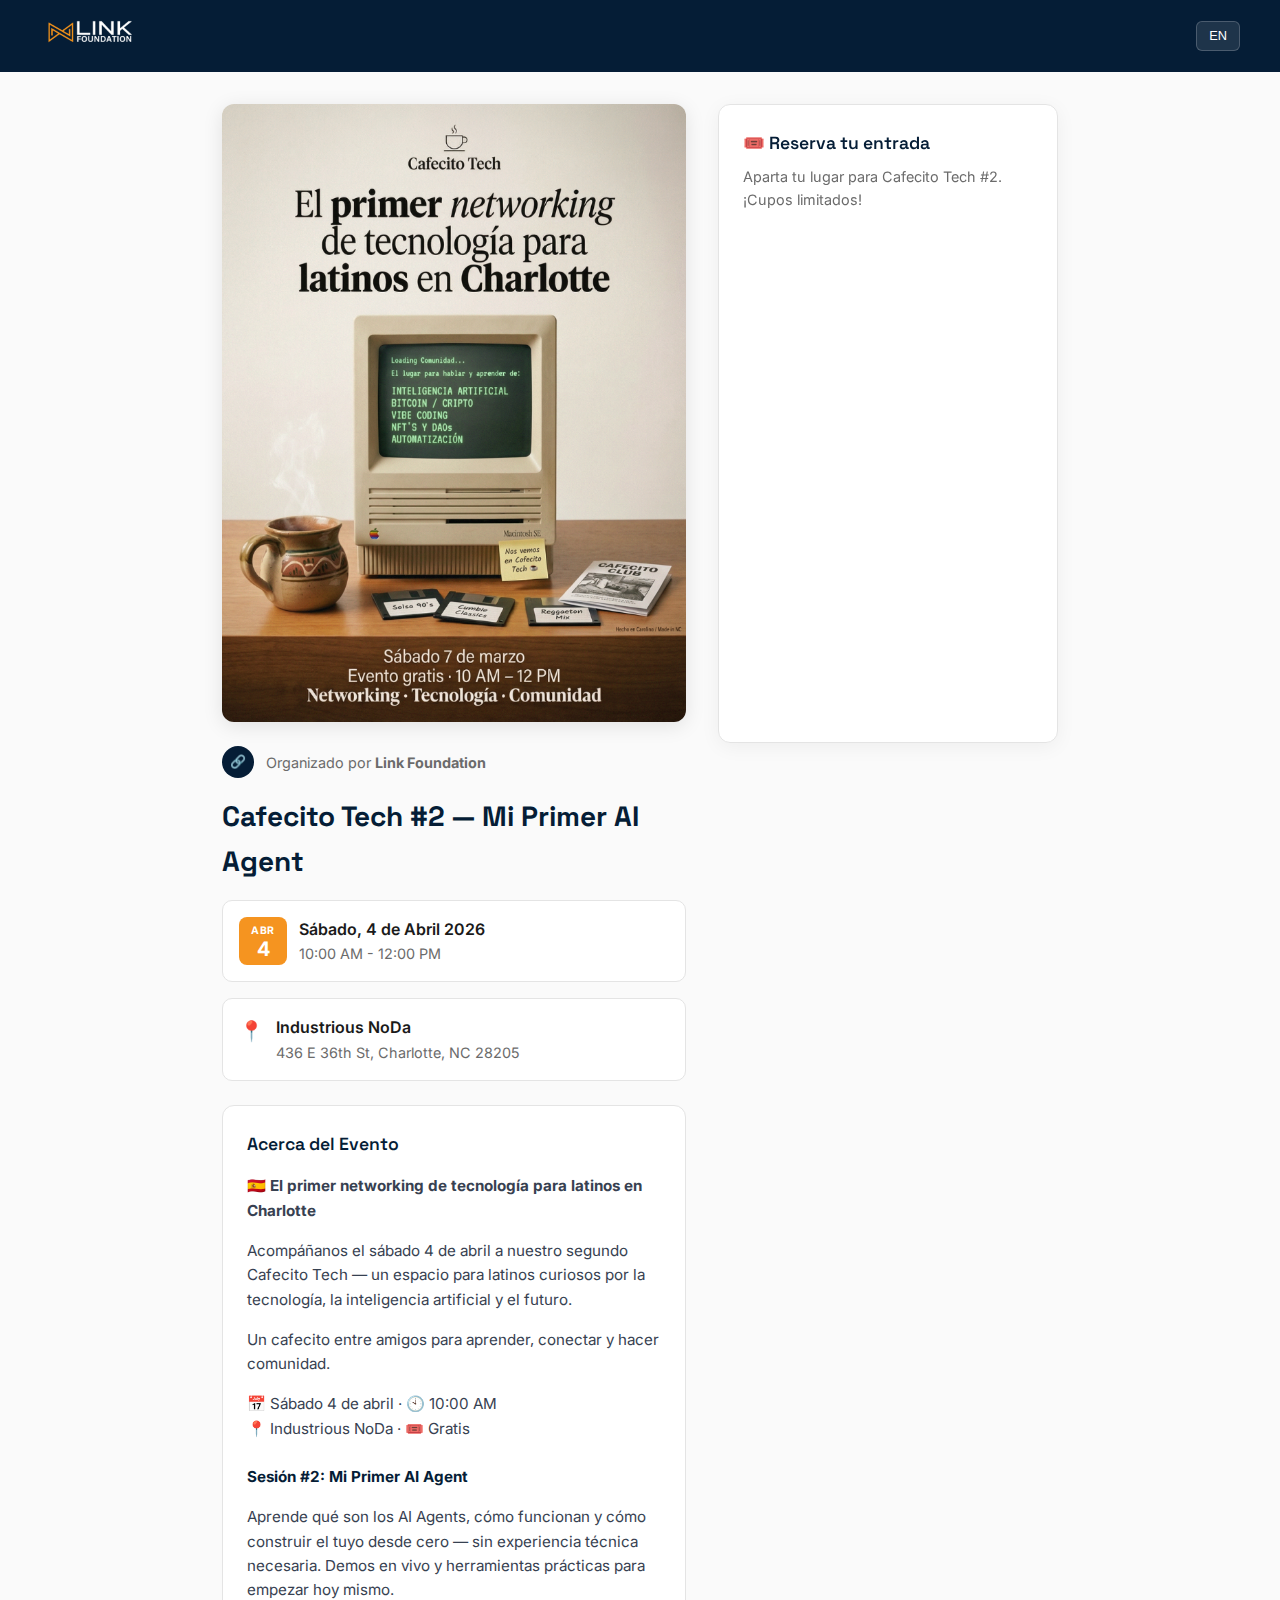
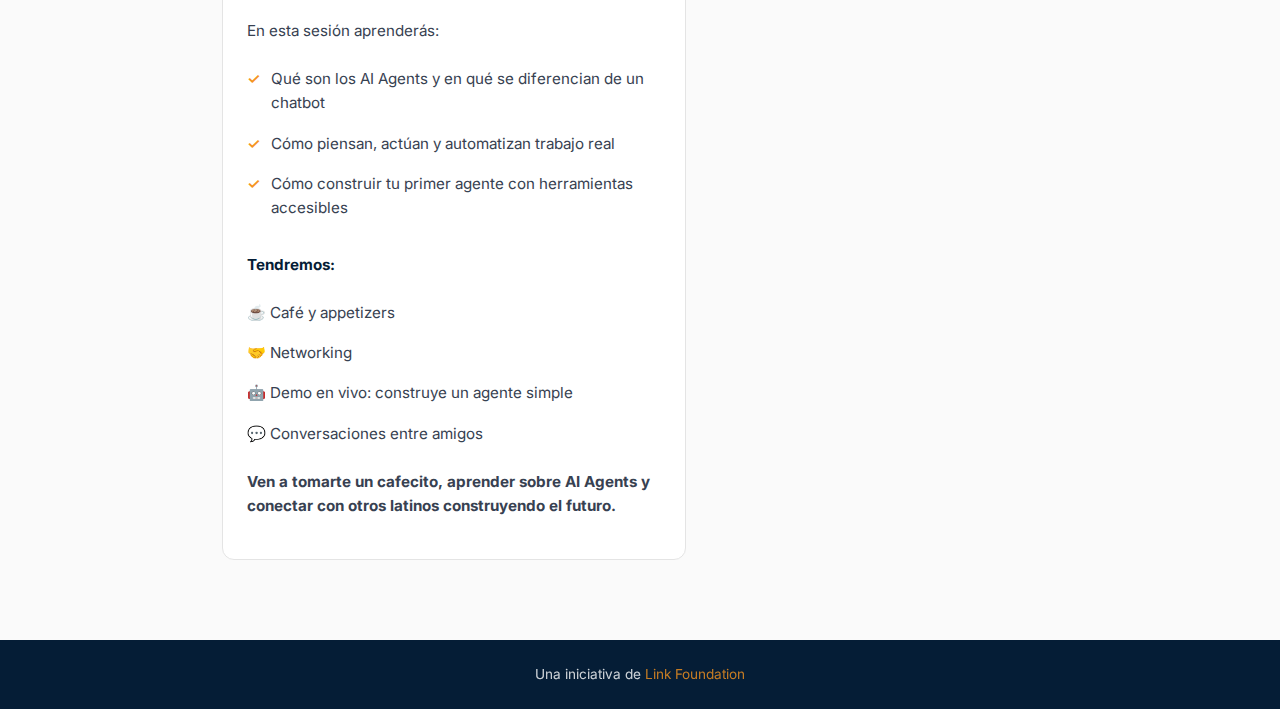
<file: evento-abril.html>
<!DOCTYPE html>
<html lang="es" id="html-root">
<head>
  <meta charset="UTF-8">
  <meta name="viewport" content="width=device-width, initial-scale=1.0">
  <meta name="description" content="Cafecito Tech #2: Mi Primer AI Agent - El primer networking de tecnología para latinos en Charlotte">
  <title>Cafecito Tech #2 · Link Foundation</title>
  
  <!-- Fonts -->
  <link rel="preconnect" href="https://fonts.googleapis.com">
  <link rel="preconnect" href="https://fonts.gstatic.com" crossorigin>
  <link href="https://fonts.googleapis.com/css2?family=Inter:wght@400;500;600;700&family=Space+Grotesk:wght@500;600;700&display=swap" rel="stylesheet">
  
  <!-- Favicon -->
  <link rel="icon" type="image/svg+xml" href="data:image/svg+xml,<svg xmlns='http://www.w3.org/2000/svg' viewBox='0 0 100 100'><text y='.9em' font-size='90'>☕</text></svg>">
  
  <style>
    :root {
      --color-link-blue: #051d36;
      --color-link-orange: #f59420;
      --color-white: #ffffff;
      --color-gray-50: #fafafa;
      --color-gray-100: #f5f5f5;
      --color-gray-200: #e4e4e4;
      --color-gray-400: #a0a0a0;
      --color-gray-500: #6b6b6b;
      --color-gray-700: #374151;
      --color-black: #1a1a1a;
    }
    
    * { margin: 0; padding: 0; box-sizing: border-box; }
    
    body {
      font-family: 'Inter', -apple-system, BlinkMacSystemFont, sans-serif;
      background-color: var(--color-gray-50);
      color: var(--color-black);
      line-height: 1.6;
    }
    
    /* Header */
    .header {
      background: var(--color-link-blue);
      padding: 0.75rem 1rem;
      position: sticky;
      top: 0;
      z-index: 100;
    }
    
    .header__inner {
      max-width: 1200px;
      margin: 0 auto;
      display: flex;
      align-items: center;
      justify-content: space-between;
    }
    
    .header__logo img {
      height: 40px;
      width: auto;
    }
    
    .header__actions {
      display: flex;
      align-items: center;
      gap: 1rem;
    }
    
    .lang-btn {
      background: rgba(255,255,255,0.1);
      border: 1px solid rgba(255,255,255,0.2);
      color: white;
      padding: 0.4rem 0.75rem;
      border-radius: 6px;
      font-size: 0.8rem;
      cursor: pointer;
    }
    
    .lang-btn:hover { background: rgba(255,255,255,0.2); }
    
    /* Main Layout */
    .main {
      max-width: 900px;
      margin: 0 auto;
      padding: 2rem 1rem;
      display: grid;
      grid-template-columns: 1fr;
      gap: 2rem;
    }
    
    @media (min-width: 768px) {
      .main {
        grid-template-columns: 1fr 340px;
        padding: 2rem;
      }
    }
    
    /* Event Content */
    .event-content {
      order: 1;
    }
    
    @media (min-width: 768px) {
      .event-content { order: 1; }
    }
    
    .event-cover {
      border-radius: 12px;
      overflow: hidden;
      margin-bottom: 1.5rem;
      box-shadow: 0 4px 20px rgba(0,0,0,0.1);
    }
    
    .event-cover img {
      width: 100%;
      height: auto;
      display: block;
    }
    
    .event-host {
      display: flex;
      align-items: center;
      gap: 0.75rem;
      margin-bottom: 1rem;
      font-size: 0.9rem;
      color: var(--color-gray-500);
    }
    
    .event-host__avatar {
      width: 32px;
      height: 32px;
      background: var(--color-link-blue);
      border-radius: 50%;
      display: flex;
      align-items: center;
      justify-content: center;
      color: white;
      font-size: 0.8rem;
    }
    
    .event-title {
      font-family: 'Space Grotesk', sans-serif;
      font-size: 1.75rem;
      font-weight: 700;
      color: var(--color-link-blue);
      margin-bottom: 1rem;
    }
    
    .event-datetime {
      display: flex;
      align-items: center;
      gap: 0.75rem;
      padding: 1rem;
      background: var(--color-white);
      border-radius: 10px;
      margin-bottom: 1rem;
      border: 1px solid var(--color-gray-200);
    }
    
    .event-datetime__icon {
      width: 48px;
      height: 48px;
      background: var(--color-link-orange);
      border-radius: 8px;
      display: flex;
      flex-direction: column;
      align-items: center;
      justify-content: center;
      color: white;
      font-weight: 700;
    }
    
    .event-datetime__month {
      font-size: 0.65rem;
      text-transform: uppercase;
      letter-spacing: 0.05em;
    }
    
    .event-datetime__day {
      font-size: 1.25rem;
      line-height: 1;
    }
    
    .event-datetime__details {
      flex: 1;
    }
    
    .event-datetime__date {
      font-weight: 600;
      color: var(--color-black);
    }
    
    .event-datetime__time {
      font-size: 0.9rem;
      color: var(--color-gray-500);
    }
    
    .event-location {
      display: flex;
      align-items: flex-start;
      gap: 0.75rem;
      padding: 1rem;
      background: var(--color-white);
      border-radius: 10px;
      margin-bottom: 1.5rem;
      border: 1px solid var(--color-gray-200);
    }
    
    .event-location__icon {
      font-size: 1.25rem;
    }
    
    .event-location__name {
      font-weight: 600;
      color: var(--color-black);
    }
    
    .event-location__address {
      font-size: 0.9rem;
      color: var(--color-gray-500);
    }
    
    /* About Section */
    .event-about {
      background: var(--color-white);
      border-radius: 12px;
      padding: 1.5rem;
      border: 1px solid var(--color-gray-200);
    }
    
    .event-about__title {
      font-family: 'Space Grotesk', sans-serif;
      font-size: 1.1rem;
      font-weight: 600;
      margin-bottom: 1rem;
      color: var(--color-link-blue);
    }
    
    .event-about__content {
      font-size: 0.95rem;
      color: var(--color-gray-700);
    }
    
    .event-about__content p {
      margin-bottom: 1rem;
    }
    
    .event-about__content ul {
      margin: 1rem 0;
      padding-left: 0;
      list-style: none;
    }
    
    .event-about__content li {
      padding: 0.5rem 0;
      padding-left: 1.5rem;
      position: relative;
    }
    
    .event-about__content li::before {
      content: "✓";
      position: absolute;
      left: 0;
      color: var(--color-link-orange);
      font-weight: 600;
    }
    
    .event-about__section-title {
      font-weight: 700;
      color: var(--color-link-blue);
      margin-top: 1.5rem;
      margin-bottom: 0.5rem;
    }
    
    .event-about__emoji-list {
      list-style: none !important;
      padding-left: 0 !important;
    }
    
    .event-about__emoji-list li {
      padding-left: 0 !important;
    }
    
    .event-about__emoji-list li::before {
      display: none;
    }
    
    .event-about__divider {
      border: none;
      border-top: 1px solid var(--color-gray-200);
      margin: 1.5rem 0;
    }
    
    /* Registration Card */
    .registration-card {
      order: 2;
      background: var(--color-white);
      border-radius: 12px;
      padding: 1.5rem;
      border: 1px solid var(--color-gray-200);
      box-shadow: 0 4px 20px rgba(0,0,0,0.05);
      height: fit-content;
    }
    
    @media (min-width: 768px) {
      .registration-card { 
        order: 2;
        position: sticky;
        top: 80px;
      }
    }
    
    .registration-card__title {
      font-family: 'Space Grotesk', sans-serif;
      font-size: 1.1rem;
      font-weight: 600;
      margin-bottom: 0.5rem;
      color: var(--color-link-blue);
    }
    
    .registration-card__subtitle {
      font-size: 0.9rem;
      color: var(--color-gray-500);
      margin-bottom: 1.25rem;
    }
    
    .form-group {
      margin-bottom: 1rem;
    }
    
    .form-label {
      display: block;
      font-size: 0.85rem;
      font-weight: 500;
      margin-bottom: 0.4rem;
      color: var(--color-black);
    }
    
    .form-input {
      width: 100%;
      padding: 0.75rem 1rem;
      font-size: 0.95rem;
      font-family: inherit;
      border: 1.5px solid var(--color-gray-200);
      border-radius: 8px;
      transition: border-color 0.2s;
    }
    
    .form-input:focus {
      outline: none;
      border-color: var(--color-link-blue);
    }
    
    .form-input::placeholder {
      color: var(--color-gray-400);
    }
    
    .btn-register {
      width: 100%;
      padding: 0.875rem;
      font-size: 1rem;
      font-weight: 600;
      font-family: 'Space Grotesk', sans-serif;
      background: var(--color-link-orange);
      color: white;
      border: none;
      border-radius: 8px;
      cursor: pointer;
      transition: all 0.2s;
      margin-top: 0.5rem;
    }
    
    .btn-register:hover {
      background: #d97f15;
      transform: translateY(-1px);
    }
    
    .registration-card__footer {
      text-align: center;
      font-size: 0.8rem;
      color: var(--color-gray-500);
      margin-top: 1rem;
    }
    
    /* Success State */
    .success-message {
      display: none;
      text-align: center;
      padding: 1rem;
    }
    
    .success-message.show {
      display: block;
    }
    
    .success-message__icon {
      font-size: 3rem;
      margin-bottom: 0.75rem;
    }
    
    .success-message__title {
      font-family: 'Space Grotesk', sans-serif;
      font-size: 1.1rem;
      font-weight: 700;
      color: var(--color-link-blue);
      margin-bottom: 0.5rem;
    }
    
    .success-message__text {
      font-size: 0.9rem;
      color: var(--color-gray-500);
    }
    
    /* Footer */
    .footer {
      background: var(--color-link-blue);
      color: white;
      text-align: center;
      padding: 1.5rem;
      margin-top: 3rem;
    }
    
    .footer__text {
      font-size: 0.85rem;
      opacity: 0.8;
    }
    
    .footer__link {
      color: var(--color-link-orange);
      text-decoration: none;
    }
  </style>
</head>
<body>
  <!-- Header -->
  <header class="header">
    <div class="header__inner">
      <a href="https://linkfoundation.io" class="header__logo">
        <img src="assets/images/link-foundation-logo.png" alt="Link Foundation">
      </a>
      <div class="header__actions">
        <button class="lang-btn" onclick="toggleLanguage()">
          <span id="lang-label">EN</span>
        </button>
      </div>
    </div>
  </header>
  
  <!-- Main Content -->
  <main class="main">
    <!-- Event Content -->
    <div class="event-content">
      <!-- Cover Image -->
      <div class="event-cover">
        <img src="assets/images/flyer-evento.png" alt="Cafecito Tech #2 — Mi Primer AI Agent">
      </div>
      
      <!-- Host -->
      <div class="event-host">
        <div class="event-host__avatar">🔗</div>
        <span data-i18n="hostedBy">Organizado por <strong>Link Foundation</strong></span>
      </div>
      
      <!-- Title -->
      <h1 class="event-title">Cafecito Tech #2 — Mi Primer AI Agent</h1>
      
      <!-- Date/Time -->
      <div class="event-datetime">
        <div class="event-datetime__icon">
          <span class="event-datetime__month" data-i18n="month">ABR</span>
          <span class="event-datetime__day">4</span>
        </div>
        <div class="event-datetime__details">
          <div class="event-datetime__date" data-i18n="fullDate">Sábado, 4 de Abril 2026</div>
          <div class="event-datetime__time">10:00 AM - 12:00 PM</div>
        </div>
      </div>
      
      <!-- Location -->
      <div class="event-location">
        <span class="event-location__icon">📍</span>
        <div>
          <div class="event-location__name">Industrious NoDa</div>
          <div class="event-location__address">436 E 36th St, Charlotte, NC 28205</div>
        </div>
      </div>
      
      <!-- About -->
      <div class="event-about">
        <h2 class="event-about__title" data-i18n="aboutTitle">Acerca del Evento</h2>
        
        <div class="event-about__content" id="about-content-es">
          <p><strong>🇪🇸 El primer networking de tecnología para latinos en Charlotte</strong></p>
          
          <p>Acompáñanos el sábado 4 de abril a nuestro segundo Cafecito Tech — un espacio para latinos curiosos por la tecnología, la inteligencia artificial y el futuro.</p>
          
          <p>Un cafecito entre amigos para aprender, conectar y hacer comunidad.</p>
          
          <p>📅 Sábado 4 de abril · 🕙 10:00 AM<br>
          📍 Industrious NoDa · 🎟️ Gratis</p>
          
          <p class="event-about__section-title">Sesión #2: Mi Primer AI Agent</p>
          <p>Aprende qué son los AI Agents, cómo funcionan y cómo construir el tuyo desde cero — sin experiencia técnica necesaria. Demos en vivo y herramientas prácticas para empezar hoy mismo.</p>

          <p>En esta sesión aprenderás:</p>
          
          <ul>
            <li>Qué son los AI Agents y en qué se diferencian de un chatbot</li>
            <li>Cómo piensan, actúan y automatizan trabajo real</li>
            <li>Cómo construir tu primer agente con herramientas accesibles</li>
          </ul>
          
          <p class="event-about__section-title">Tendremos:</p>
          <ul class="event-about__emoji-list">
            <li>☕ Café y appetizers</li>
            <li>🤝 Networking</li>
            <li>🤖 Demo en vivo: construye un agente simple</li>
            <li>💬 Conversaciones entre amigos</li>
          </ul>
          
          <p><strong>Ven a tomarte un cafecito, aprender sobre AI Agents y conectar con otros latinos construyendo el futuro.</strong></p>
        </div>
        
        <div class="event-about__content" id="about-content-en" style="display: none;">
          <p><strong>🇺🇸 Charlotte's first tech networking event for the Latino community</strong></p>
          
          <p>Join us on Saturday, April 4 for our second Cafecito Tech — a space for Latinos curious about technology, artificial intelligence, and the future.</p>
          
          <p>A casual cafecito meetup to learn, connect, and build community.</p>
          
          <p>📅 Saturday, April 4 · 🕙 10:00 AM<br>
          📍 Industrious NoDa · 🎟️ Free</p>
          
          <p class="event-about__section-title">Session #2: My First AI Agent</p>
          <p>Learn what AI Agents are, how they work, and how to build your own from scratch — no technical experience needed. Live demos and practical tools to get started today.</p>

          <p>In this session you'll learn:</p>
          
          <ul>
            <li>What AI Agents are and how they differ from a chatbot</li>
            <li>How they think, act, and automate real work</li>
            <li>How to build your first agent with accessible tools</li>
          </ul>
          
          <p class="event-about__section-title">We'll have:</p>
          <ul class="event-about__emoji-list">
            <li>☕ Coffee & appetizers</li>
            <li>🤝 Networking</li>
            <li>🤖 Live demo: build a simple agent</li>
            <li>💬 Friendly conversations</li>
          </ul>
          
          <p><strong>Come grab a cafecito, learn about AI Agents, and connect with other Latinos building the future.</strong></p>
        </div>
      </div>
    </div>
    
    <!-- Registration Card -->
    <div class="registration-card">
      <h3 class="registration-card__title">🎟️ Reserva tu entrada</h3>
      <p class="registration-card__subtitle">Aparta tu lugar para Cafecito Tech #2. ¡Cupos limitados!</p>

      <!-- GHL Form Embed — cafecito-2 -->
      <iframe
        src="https://api.leadconnectorhq.com/widget/form/trUOqMH1lfJewznhkNBt"
        style="width:100%;min-height:480px;border:none;border-radius:8px;"
        scrolling="no"
        id="ghl-form-cafecito2"
        title="Registro Cafecito Tech #2"
      ></iframe>
      <script src="https://link.msgsndr.com/js/form_embed.js"></script>
    </div>
  </main>
  
  <!-- Footer -->
  <footer class="footer">
    <p class="footer__text">
      <span data-i18n="footerText">Una iniciativa de</span> 
      <a href="https://linkfoundation.io" class="footer__link">Link Foundation</a>
    </p>
  </footer>
  
  <script>
    const translations = {
      es: {
        hostedBy: 'Organizado por <strong>Link Foundation</strong>',
        month: 'ABR',
        fullDate: 'Sábado, 4 de Abril 2026',
        aboutTitle: 'Acerca del Evento',
        registerTitle: '🎟️ Reserva tu entrada',
        registerSubtitle: 'Aparta tu lugar para Cafecito Tech #2. ¡Cupos limitados!',
        labelName: 'Nombre *',
        placeholderName: 'Tu nombre completo',
        labelPhone: 'Teléfono',
        placeholderPhone: '+1 (555) 000-0000',
        btnRegister: '🎟️ Reservar mi lugar gratis',
        footerNote: 'Te enviaremos la confirmación y detalles por email.',
        successTitle: '¡Estás registrado!',
        successText: 'Revisa tu email para la confirmación. ¡Nos vemos el 4 de abril!',
        footerText: 'Una iniciativa de'
      },
      en: {
        hostedBy: 'Hosted by <strong>Link Foundation</strong>',
        month: 'APR',
        fullDate: 'Saturday, April 4, 2026',
        aboutTitle: 'About Event',
        registerTitle: '🎟️ Reserve your spot',
        registerSubtitle: 'Save your seat for Cafecito Tech #2. Limited spots!',
        labelName: 'Name *',
        placeholderName: 'Your full name',
        labelPhone: 'Phone',
        placeholderPhone: '+1 (555) 000-0000',
        btnRegister: '🎟️ Reserve my free spot',
        footerNote: 'We\'ll send you confirmation and details by email.',
        successTitle: 'You\'re registered!',
        successText: 'Check your email for confirmation. See you on April 4!',
        footerText: 'An initiative of'
      }
    };
    
    let currentLang = localStorage.getItem('cafecito-lang') || 'es';
    
    function updateLanguage() {
      const t = translations[currentLang];
      
      document.querySelectorAll('[data-i18n]').forEach(el => {
        const key = el.getAttribute('data-i18n');
        if (t[key]) {
          if (key === 'hostedBy') {
            el.innerHTML = t[key];
          } else {
            el.textContent = t[key];
          }
        }
      });
      
      document.querySelectorAll('[data-i18n-placeholder]').forEach(el => {
        const key = el.getAttribute('data-i18n-placeholder');
        if (t[key]) el.placeholder = t[key];
      });
      
      document.getElementById('about-content-es').style.display = currentLang === 'es' ? 'block' : 'none';
      document.getElementById('about-content-en').style.display = currentLang === 'en' ? 'block' : 'none';
      
      document.getElementById('lang-label').textContent = currentLang === 'es' ? 'EN' : 'ES';
      document.documentElement.lang = currentLang;
    }
    
    function toggleLanguage() {
      currentLang = currentLang === 'es' ? 'en' : 'es';
      localStorage.setItem('cafecito-lang', currentLang);
      updateLanguage();
    }
    
    updateLanguage();
  </script>
</body>
</html>
</file>
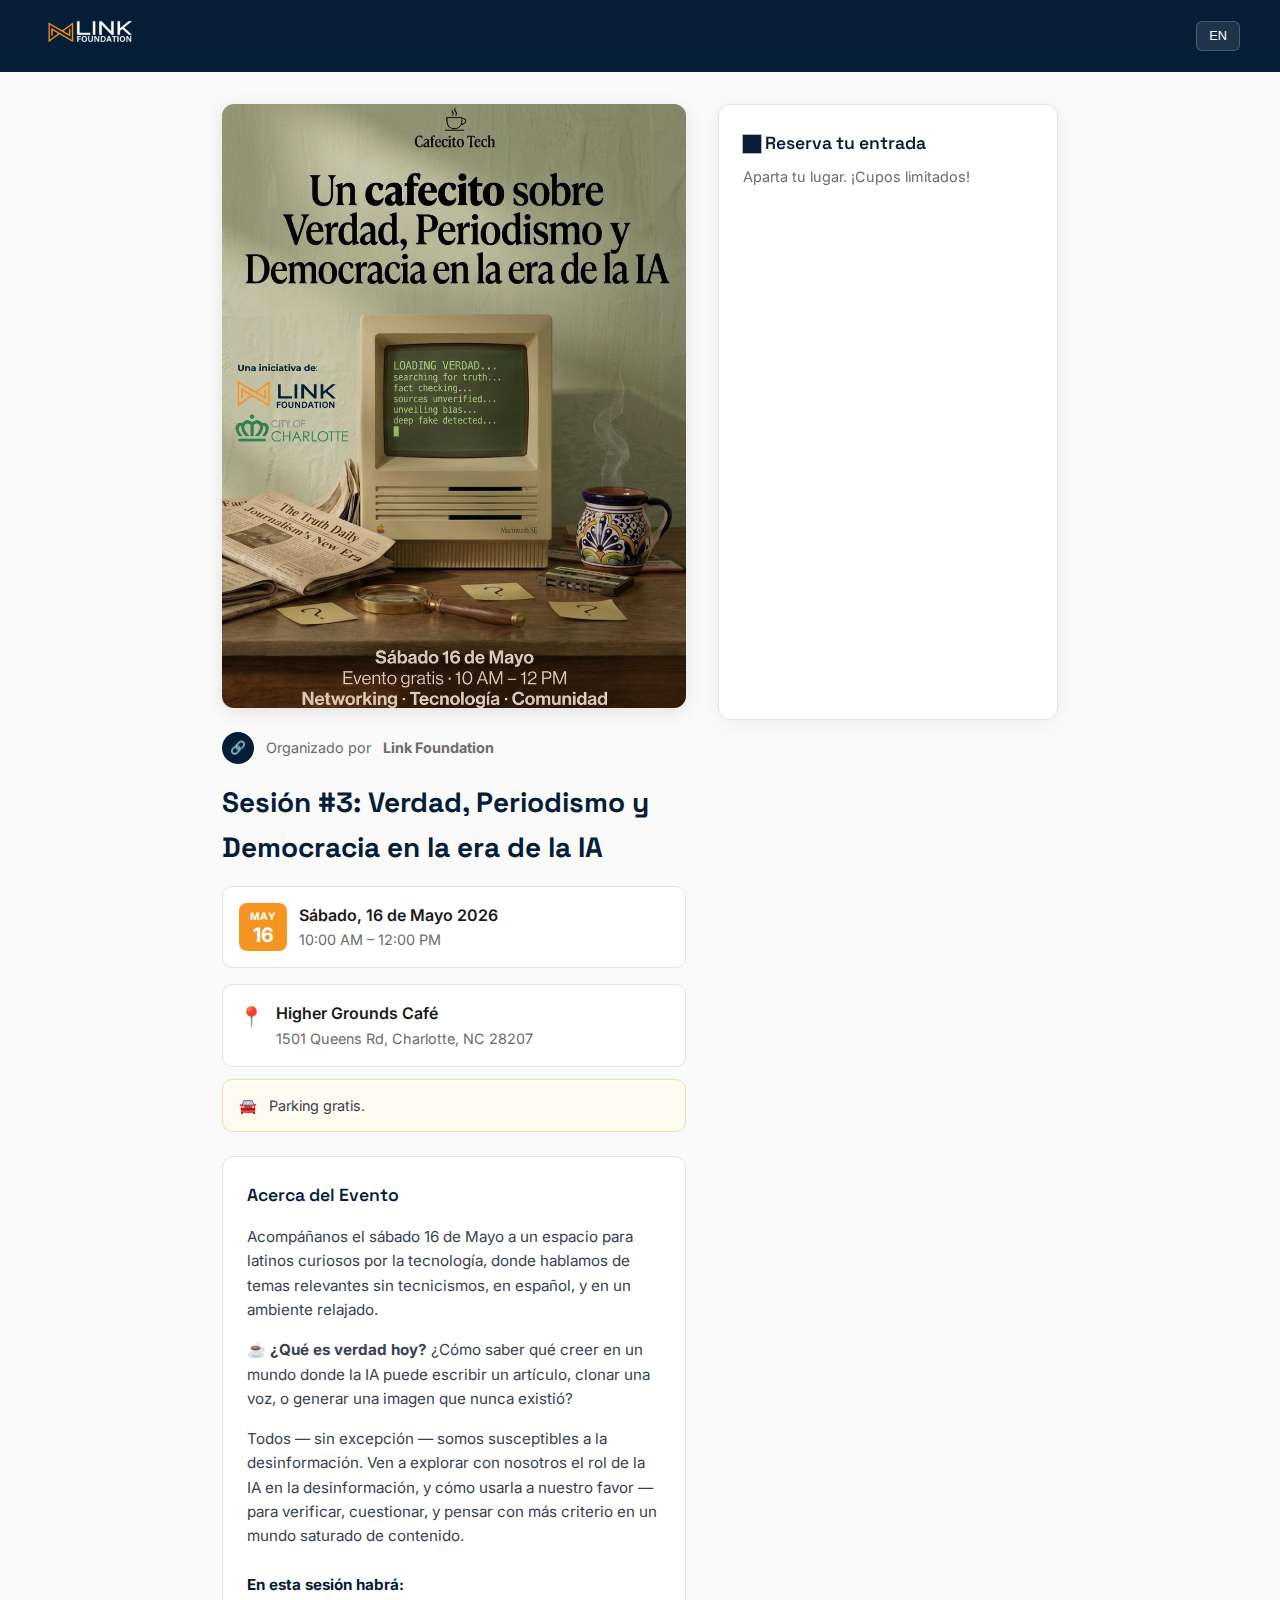
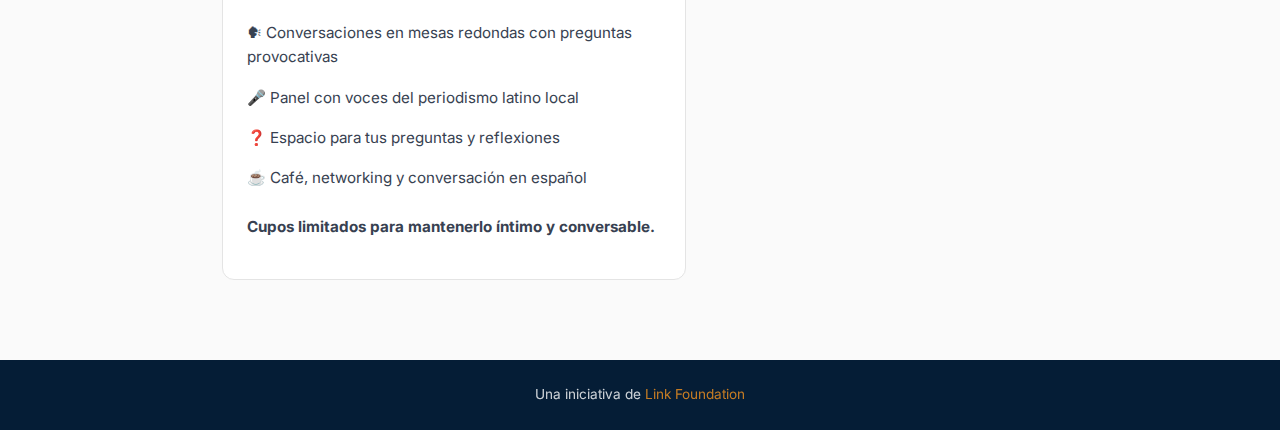
<file: evento-mayo.html>
<!DOCTYPE html>
<html lang="es" id="html-root">
<head>
  <meta charset="UTF-8">
  <meta name="viewport" content="width=device-width, initial-scale=1.0">
  <meta name="description" content="Cafecito Tech — Sesión #3: Verdad, Periodismo y Democracia en la era de la IA. Sábado 16 de Mayo · Higher Grounds Café · Charlotte, NC · Gratis.">
  <title>Cafecito Tech · Sesión #3 · 16 de Mayo</title>
  <link rel="preconnect" href="https://fonts.googleapis.com">
  <link rel="preconnect" href="https://fonts.gstatic.com" crossorigin>
  <link href="https://fonts.googleapis.com/css2?family=Inter:wght@400;500;600;700&family=Space+Grotesk:wght@500;600;700&display=swap" rel="stylesheet">
  <style>
    :root { --color-link-blue: #051d36; --color-link-orange: #f59420; --color-white: #ffffff; --color-gray-50: #fafafa; --color-gray-200: #e4e4e4; --color-gray-500: #6b6b6b; --color-gray-700: #374151; --color-black: #1a1a1a; }
    * { margin: 0; padding: 0; box-sizing: border-box; }
    body { font-family: 'Inter', -apple-system, BlinkMacSystemFont, sans-serif; background-color: var(--color-gray-50); color: var(--color-black); line-height: 1.6; }
    .header { background: var(--color-link-blue); padding: 0.75rem 1rem; position: sticky; top: 0; z-index: 100; }
    .header__inner { max-width: 1200px; margin: 0 auto; display: flex; align-items: center; justify-content: space-between; }
    .header__logo img { height: 40px; width: auto; }
    .lang-btn { background: rgba(255,255,255,0.1); border: 1px solid rgba(255,255,255,0.2); color: white; padding: 0.4rem 0.75rem; border-radius: 6px; font-size: 0.8rem; cursor: pointer; }
    .lang-btn:hover { background: rgba(255,255,255,0.2); }
    .main { max-width: 900px; margin: 0 auto; padding: 2rem 1rem; display: grid; grid-template-columns: 1fr; gap: 2rem; }
    @media (min-width: 768px) { .main { grid-template-columns: 1fr 340px; padding: 2rem; } }
    .event-content { order: 1; }
    .event-cover { border-radius: 12px; overflow: hidden; margin-bottom: 1.5rem; box-shadow: 0 4px 20px rgba(0,0,0,0.1); }
    .event-cover img { width: 100%; height: auto; display: block; }
    .event-host { display: flex; align-items: center; gap: 0.75rem; margin-bottom: 1rem; font-size: 0.9rem; color: var(--color-gray-500); }
    .event-host__avatar { width: 32px; height: 32px; background: var(--color-link-blue); border-radius: 50%; display: flex; align-items: center; justify-content: center; color: white; font-size: 0.8rem; }
    .event-title { font-family: 'Space Grotesk', sans-serif; font-size: 1.75rem; font-weight: 700; color: var(--color-link-blue); margin-bottom: 1rem; }
    .event-datetime { display: flex; align-items: center; gap: 0.75rem; padding: 1rem; background: var(--color-white); border-radius: 10px; margin-bottom: 1rem; border: 1px solid var(--color-gray-200); }
    .event-datetime__icon { width: 48px; height: 48px; background: var(--color-link-orange); border-radius: 8px; display: flex; flex-direction: column; align-items: center; justify-content: center; color: white; font-weight: 700; }
    .event-datetime__month { font-size: 0.65rem; text-transform: uppercase; letter-spacing: 0.05em; }
    .event-datetime__day { font-size: 1.25rem; line-height: 1; }
    .event-datetime__details { flex: 1; }
    .event-datetime__date { font-weight: 600; color: var(--color-black); }
    .event-datetime__time { font-size: 0.9rem; color: var(--color-gray-500); }
    .event-location { display: flex; align-items: flex-start; gap: 0.75rem; padding: 1rem; background: var(--color-white); border-radius: 10px; margin-bottom: 0.75rem; border: 1px solid var(--color-gray-200); }
    .event-location__icon { font-size: 1.25rem; }
    .event-location__name { font-weight: 600; color: var(--color-black); }
    .event-location__address { font-size: 0.9rem; color: var(--color-gray-500); }
    .event-parking { display: flex; align-items: flex-start; gap: 0.75rem; padding: 0.875rem 1rem; background: #fffbf0; border-radius: 10px; margin-bottom: 1.5rem; border: 1px solid #f3e0b0; font-size: 0.9rem; color: var(--color-gray-700); }
    .event-about { background: var(--color-white); border-radius: 12px; padding: 1.5rem; border: 1px solid var(--color-gray-200); }
    .event-about__title { font-family: 'Space Grotesk', sans-serif; font-size: 1.1rem; font-weight: 600; margin-bottom: 1rem; color: var(--color-link-blue); }
    .event-about__content { font-size: 0.95rem; color: var(--color-gray-700); }
    .event-about__content p { margin-bottom: 1rem; }
    .event-about__content ul { margin: 1rem 0; padding-left: 0; list-style: none; }
    .event-about__content li { padding: 0.5rem 0; padding-left: 1.5rem; position: relative; }
    .event-about__content li::before { content: "✓"; position: absolute; left: 0; color: var(--color-link-orange); font-weight: 600; }
    .event-about__section-title { font-weight: 700; color: var(--color-link-blue); margin-top: 1.5rem; margin-bottom: 0.5rem; }
    .emoji-list li { padding-left: 0 !important; }
    .emoji-list li::before { display: none !important; }
    .registration-card { order: 2; background: var(--color-white); border-radius: 12px; padding: 1.5rem; border: 1px solid var(--color-gray-200); box-shadow: 0 4px 20px rgba(0,0,0,0.05); height: fit-content; }
    @media (min-width: 768px) { .registration-card { order: 2; position: sticky; top: 80px; } }
    .registration-card__title { font-family: 'Space Grotesk', sans-serif; font-size: 1.1rem; font-weight: 600; margin-bottom: 0.5rem; color: var(--color-link-blue); }
    .registration-card__subtitle { font-size: 0.9rem; color: var(--color-gray-500); margin-bottom: 1.25rem; }
    .footer { background: var(--color-link-blue); color: white; text-align: center; padding: 1.5rem; margin-top: 3rem; }
    .footer__text { font-size: 0.85rem; opacity: 0.8; }
    .footer__link { color: var(--color-link-orange); text-decoration: none; }
  </style>
</head>
<body>
  <header class="header">
    <div class="header__inner">
      <a href="https://linkfoundation.io" class="header__logo">
        <img src="assets/images/link-foundation-logo.png" alt="Link Foundation">
      </a>
      <div>
        <button class="lang-btn" onclick="toggleLanguage()">
          <span id="lang-label">EN</span>
        </button>
      </div>
    </div>
  </header>

  <main class="main">
    <div class="event-content">
      <div class="event-cover">
        <img src="assets/images/flyer-sesion3-mayo.png" alt="Cafecito Tech — Sesión #3: Verdad, Periodismo y Democracia en la era de la IA">
      </div>
      <div class="event-host">
        <div class="event-host__avatar">&#128279;</div>
        <span id="hosted-by-text">Organizado por </span><strong id="hosted-by-org">Link Foundation</strong>
      </div>
      <h1 class="event-title" id="event-title">Sesión #3: Verdad, Periodismo y Democracia en la era de la IA</h1>
      <div class="event-datetime">
        <div class="event-datetime__icon">
          <span class="event-datetime__month">MAY</span>
          <span class="event-datetime__day">16</span>
        </div>
        <div class="event-datetime__details">
          <div class="event-datetime__date" id="full-date">Sábado, 16 de Mayo 2026</div>
          <div class="event-datetime__time">10:00 AM &#8211; 12:00 PM</div>
        </div>
      </div>
      <div class="event-location">
        <span class="event-location__icon">&#128205;</span>
        <div>
          <div class="event-location__name">Higher Grounds Café</div>
          <div class="event-location__address" id="location-address">1501 Queens Rd, Charlotte, NC 28207</div>
        </div>
      </div>
      <div class="event-parking">
        <span>&#128664;</span>
        <span id="parking-text">Parking gratis.</span>
      </div>
      <div class="event-about">
        <h2 class="event-about__title" id="about-title">Acerca del Evento</h2>
        <div class="event-about__content" id="about-es">
          <p>Acompáñanos el sábado 16 de Mayo a un espacio para latinos curiosos por la tecnología, donde hablamos de temas relevantes sin tecnicismos, en español, y en un ambiente relajado.</p>
          <p>&#9749; <strong>¿Qué es verdad hoy?</strong> ¿Cómo saber qué creer en un mundo donde la IA puede escribir un artículo, clonar una voz, o generar una imagen que nunca existió?</p>
          <p>Todos — sin excepción — somos susceptibles a la desinformación. Ven a explorar con nosotros el rol de la IA en la desinformación, y cómo usarla a nuestro favor — para verificar, cuestionar, y pensar con más criterio en un mundo saturado de contenido.</p>
          <p class="event-about__section-title">En esta sesión habrá:</p>
          <ul class="emoji-list">
            <li>&#128483; Conversaciones en mesas redondas con preguntas provocativas</li>
            <li>&#127908; Panel con voces del periodismo latino local</li>
            <li>&#10067; Espacio para tus preguntas y reflexiones</li>
            <li>&#9749; Café, networking y conversación en español</li>
          </ul>
          <p><strong>Cupos limitados para mantenerlo íntimo y conversable.</strong></p>
        </div>
        <div class="event-about__content" id="about-en" style="display:none;">
          <p>Join us on Saturday, May 16th — a space for Latino tech-curious people to discuss relevant topics, without jargon, in Spanish, in a relaxed environment.</p>
          <p>&#9749; <strong>What is truth today?</strong> How do you know what to believe in a world where AI can write an article, clone a voice, or generate an image that never existed?</p>
          <p>We are all — without exception — susceptible to misinformation. Come explore AI's role in disinformation, and how to use it in our favor — to verify, question, and think more critically in a content-saturated world.</p>
          <p class="event-about__section-title">This session will include:</p>
          <ul class="emoji-list">
            <li>&#128483; Roundtable conversations with provocative questions</li>
            <li>&#127908; Panel with local Latino journalism voices</li>
            <li>&#10067; Space for your questions and reflections</li>
            <li>&#9749; Coffee, networking and conversation in Spanish</li>
          </ul>
          <p><strong>Limited spots to keep it intimate and conversational.</strong></p>
        </div>
      </div>
    </div>
    <div class="registration-card">
      <h3 class="registration-card__title" id="register-title">&#127967; Reserva tu entrada</h3>
      <p class="registration-card__subtitle" id="register-subtitle">Aparta tu lugar. ¡Cupos limitados!</p>
      <iframe
        src="https://api.leadconnectorhq.com/widget/form/CSgv0lrXdsxFlWt7dC2R"
        style="width:100%;min-height:480px;border:none;border-radius:8px;"
        scrolling="no"
        title="Registro Cafecito Tech Mayo"
      ></iframe>
      <script src="https://link.msgsndr.com/js/form_embed.js"></script>
    </div>
  </main>

  <footer class="footer">
    <p class="footer__text">
      <span id="footer-text">Una iniciativa de</span>
      <a href="https://linkfoundation.io" class="footer__link">Link Foundation</a>
    </p>
  </footer>

  <script>
    var lang = localStorage.getItem('cafecito-lang') || 'es';
    var copy = {
      es: { hostedBy: 'Organizado por ', eventTitle: 'Sesi\u00f3n #3: Verdad, Periodismo y Democracia en la era de la IA', fullDate: 'S\u00e1bado, 16 de Mayo 2026', locationAddress: '1501 Queens Rd, Charlotte, NC 28207', parkingText: 'Parking gratis.', aboutTitle: 'Acerca del Evento', registerTitle: '\uD83C\uDFFF Reserva tu entrada', registerSubtitle: 'Aparta tu lugar. \u00a1Cupos limitados!', footerText: 'Una iniciativa de', langBtn: 'EN' },
      en: { hostedBy: 'Hosted by ', eventTitle: 'Session #3: Truth, Journalism and Democracy in the AI Era', fullDate: 'Saturday, May 16, 2026', locationAddress: '1501 Queens Rd, Charlotte, NC 28207', parkingText: 'Free parking.', aboutTitle: 'About the Event', registerTitle: '\uD83C\uDFFF Reserve your spot', registerSubtitle: 'Save your seat. Limited spots!', footerText: 'An initiative of', langBtn: 'ES' }
    };
    function applyLanguage() {
      var t = copy[lang];
      document.getElementById('hosted-by-text').textContent = t.hostedBy;
      document.getElementById('event-title').textContent = t.eventTitle;
      document.getElementById('full-date').textContent = t.fullDate;
      document.getElementById('location-address').textContent = t.locationAddress;
      document.getElementById('parking-text').textContent = t.parkingText;
      document.getElementById('about-title').textContent = t.aboutTitle;
      document.getElementById('register-title').textContent = t.registerTitle;
      document.getElementById('register-subtitle').textContent = t.registerSubtitle;
      document.getElementById('footer-text').textContent = t.footerText;
      document.getElementById('lang-label').textContent = t.langBtn;
      document.getElementById('about-es').style.display = lang === 'es' ? 'block' : 'none';
      document.getElementById('about-en').style.display = lang === 'en' ? 'block' : 'none';
      document.documentElement.lang = lang;
    }
    function toggleLanguage() {
      lang = lang === 'es' ? 'en' : 'es';
      localStorage.setItem('cafecito-lang', lang);
      applyLanguage();
    }
    applyLanguage();
  </script>
</body>
</html>
</file>
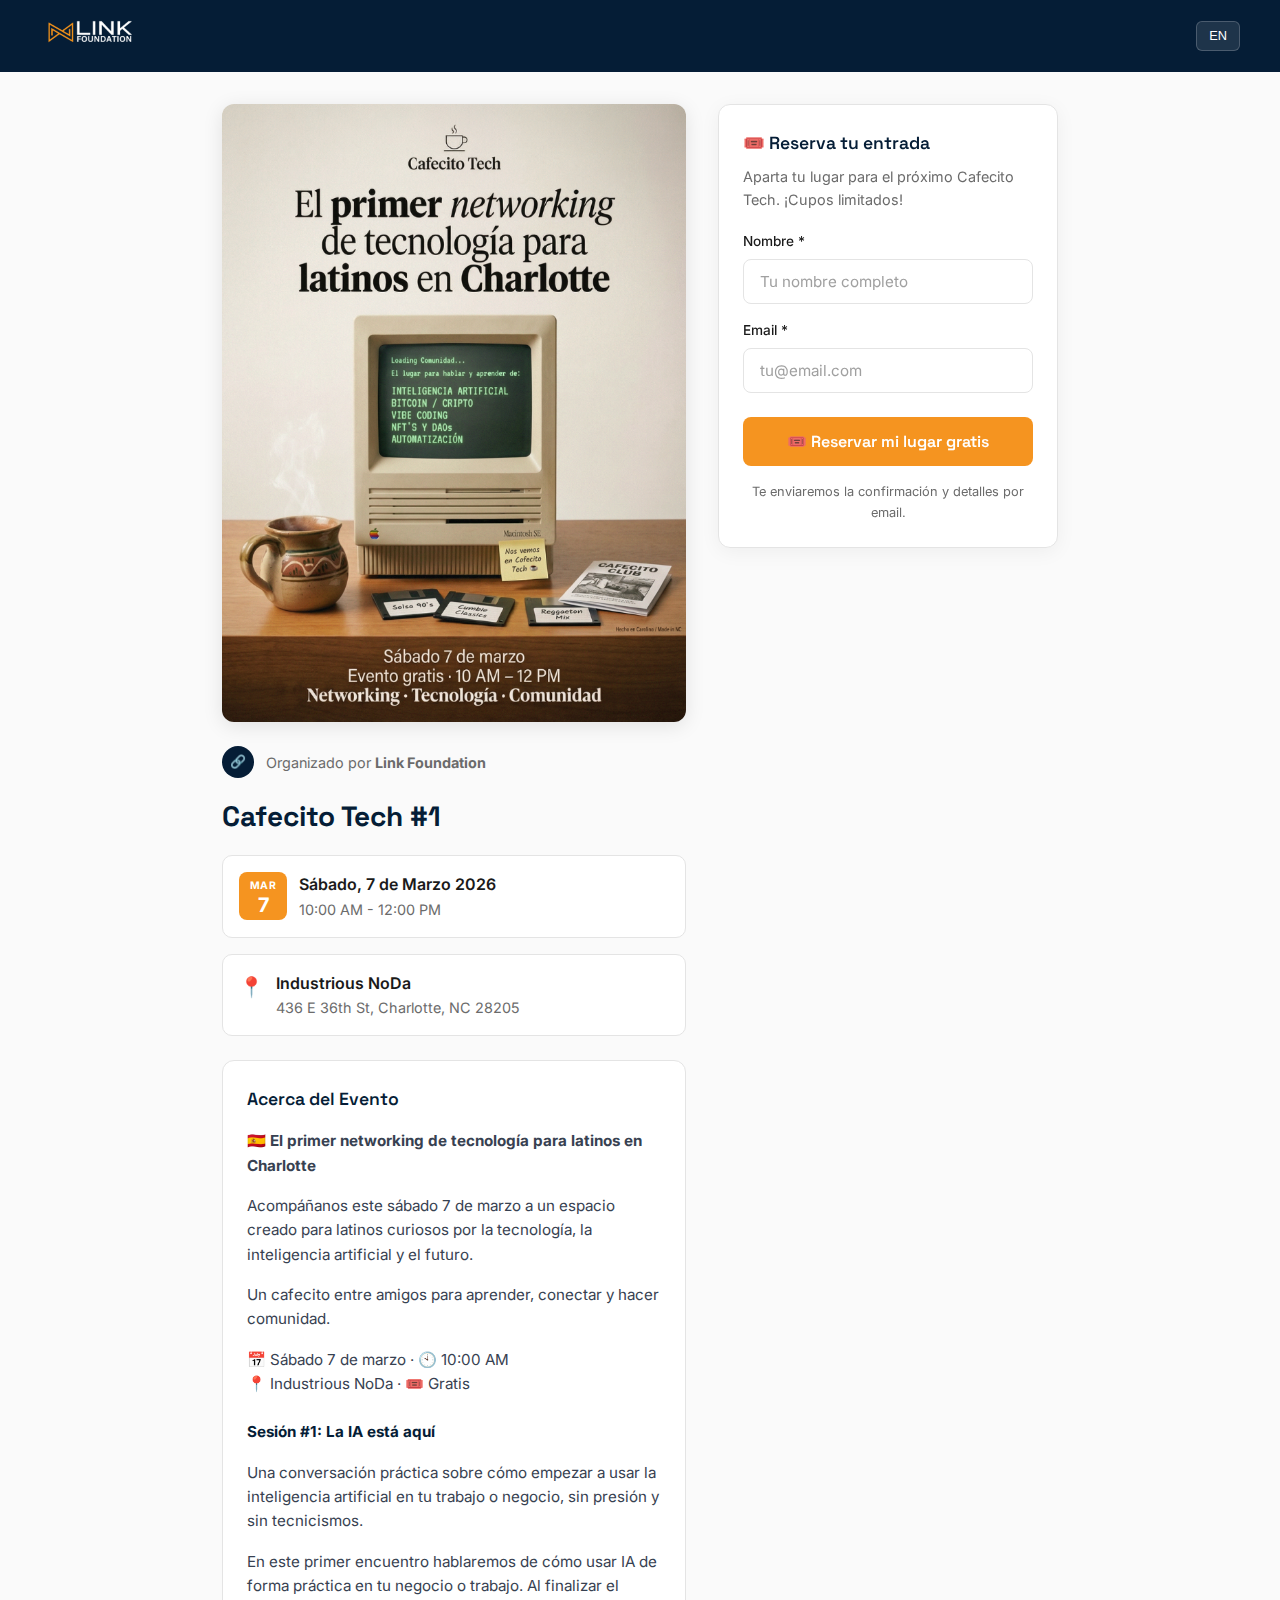
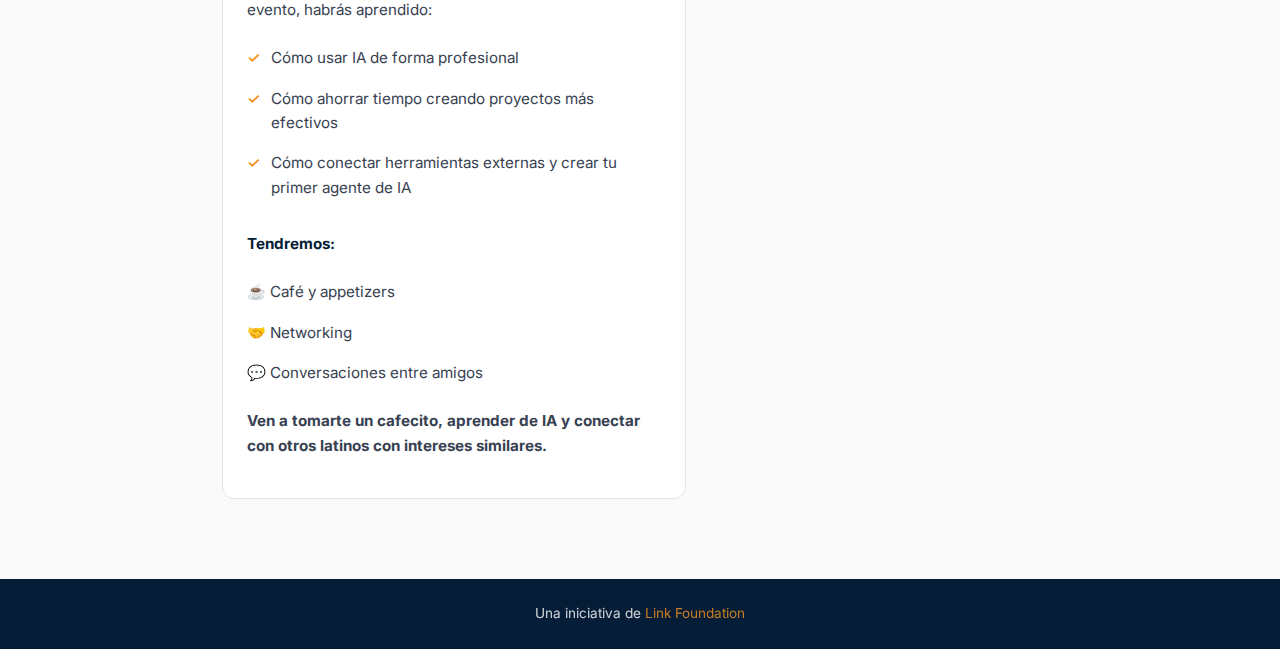
<file: evento.html>
<!DOCTYPE html>
<html lang="es" id="html-root">
<head>
  <meta charset="UTF-8">
  <meta name="viewport" content="width=device-width, initial-scale=1.0">
  <meta name="description" content="Cafecito Tech #1: La IA está aquí. Únete al primer networking de tecnología para latinos en Charlotte. Sábado 7 de marzo, 10:00 AM. Conversaciones reales sobre IA en español.">
  <meta name="keywords" content="Cafecito Tech, networking, tecnología, latinos, Charlotte, IA, inteligencia artificial, Link Foundation, evento tech">
  <meta name="author" content="Link Foundation">
  <title>Cafecito Tech #1: La IA está aquí · Link Foundation</title>

  <!-- Canonical URL -->
  <link rel="canonical" href="https://linkfoundation.io/cafecitotech/evento">

  <!-- Open Graph / Social -->
  <meta property="og:type" content="website">
  <meta property="og:url" content="https://linkfoundation.io/cafecitotech/evento">
  <meta property="og:title" content="Cafecito Tech #1: La IA está aquí">
  <meta property="og:description" content="Únete al primer networking de tecnología para latinos en Charlotte. Sábado 7 de marzo, 10:00 AM. Conversaciones reales sobre IA, en español y sin presión.">
  <meta property="og:image" content="https://cafecito-tech.vercel.app/assets/images/flyer-evento.png">
  <meta property="og:image:width" content="1200">
  <meta property="og:image:height" content="630">
  <meta property="og:locale" content="es_LA">
  <meta property="og:site_name" content="Cafecito Tech by Link Foundation">

  <!-- Twitter -->
  <meta name="twitter:card" content="summary_large_image">
  <meta name="twitter:title" content="Cafecito Tech #1: La IA está aquí">
  <meta name="twitter:description" content="Primer networking de tech para latinos en Charlotte. Sábado 7 de marzo, 10 AM.">
  <meta name="twitter:image" content="https://cafecito-tech.vercel.app/assets/images/flyer-evento.png">

  <!-- Fonts -->
  <link rel="preconnect" href="https://fonts.googleapis.com">
  <link rel="preconnect" href="https://fonts.gstatic.com" crossorigin>
  <link href="https://fonts.googleapis.com/css2?family=Inter:wght@400;500;600;700&family=Space+Grotesk:wght@500;600;700&display=swap" rel="stylesheet">
  
  <!-- Favicon -->
  <link rel="icon" type="image/svg+xml" href="data:image/svg+xml,<svg xmlns='http://www.w3.org/2000/svg' viewBox='0 0 100 100'><text y='.9em' font-size='90'>☕</text></svg>">
  
  <style>
    :root {
      --color-link-blue: #051d36;
      --color-link-orange: #f59420;
      --color-white: #ffffff;
      --color-gray-50: #fafafa;
      --color-gray-100: #f5f5f5;
      --color-gray-200: #e4e4e4;
      --color-gray-400: #a0a0a0;
      --color-gray-500: #6b6b6b;
      --color-gray-700: #374151;
      --color-black: #1a1a1a;
    }
    
    * { margin: 0; padding: 0; box-sizing: border-box; }
    
    body {
      font-family: 'Inter', -apple-system, BlinkMacSystemFont, sans-serif;
      background-color: var(--color-gray-50);
      color: var(--color-black);
      line-height: 1.6;
    }
    
    /* Header */
    .header {
      background: var(--color-link-blue);
      padding: 0.75rem 1rem;
      position: sticky;
      top: 0;
      z-index: 100;
    }
    
    .header__inner {
      max-width: 1200px;
      margin: 0 auto;
      display: flex;
      align-items: center;
      justify-content: space-between;
    }
    
    .header__logo img {
      height: 40px;
      width: auto;
    }
    
    .header__actions {
      display: flex;
      align-items: center;
      gap: 1rem;
    }
    
    .lang-btn {
      background: rgba(255,255,255,0.1);
      border: 1px solid rgba(255,255,255,0.2);
      color: white;
      padding: 0.4rem 0.75rem;
      border-radius: 6px;
      font-size: 0.8rem;
      cursor: pointer;
    }
    
    .lang-btn:hover { background: rgba(255,255,255,0.2); }
    
    /* Main Layout */
    .main {
      max-width: 900px;
      margin: 0 auto;
      padding: 2rem 1rem;
      display: grid;
      grid-template-columns: 1fr;
      gap: 2rem;
    }
    
    @media (min-width: 768px) {
      .main {
        grid-template-columns: 1fr 340px;
        padding: 2rem;
      }
    }
    
    /* Event Content */
    .event-content {
      order: 1;
    }
    
    @media (min-width: 768px) {
      .event-content { order: 1; }
    }
    
    .event-cover {
      border-radius: 12px;
      overflow: hidden;
      margin-bottom: 1.5rem;
      box-shadow: 0 4px 20px rgba(0,0,0,0.1);
    }
    
    .event-cover img {
      width: 100%;
      height: auto;
      display: block;
    }
    
    .event-host {
      display: flex;
      align-items: center;
      gap: 0.75rem;
      margin-bottom: 1rem;
      font-size: 0.9rem;
      color: var(--color-gray-500);
    }
    
    .event-host__avatar {
      width: 32px;
      height: 32px;
      background: var(--color-link-blue);
      border-radius: 50%;
      display: flex;
      align-items: center;
      justify-content: center;
      color: white;
      font-size: 0.8rem;
    }
    
    .event-title {
      font-family: 'Space Grotesk', sans-serif;
      font-size: 1.75rem;
      font-weight: 700;
      color: var(--color-link-blue);
      margin-bottom: 1rem;
    }
    
    .event-datetime {
      display: flex;
      align-items: center;
      gap: 0.75rem;
      padding: 1rem;
      background: var(--color-white);
      border-radius: 10px;
      margin-bottom: 1rem;
      border: 1px solid var(--color-gray-200);
    }
    
    .event-datetime__icon {
      width: 48px;
      height: 48px;
      background: var(--color-link-orange);
      border-radius: 8px;
      display: flex;
      flex-direction: column;
      align-items: center;
      justify-content: center;
      color: white;
      font-weight: 700;
    }
    
    .event-datetime__month {
      font-size: 0.65rem;
      text-transform: uppercase;
      letter-spacing: 0.05em;
    }
    
    .event-datetime__day {
      font-size: 1.25rem;
      line-height: 1;
    }
    
    .event-datetime__details {
      flex: 1;
    }
    
    .event-datetime__date {
      font-weight: 600;
      color: var(--color-black);
    }
    
    .event-datetime__time {
      font-size: 0.9rem;
      color: var(--color-gray-500);
    }
    
    .event-location {
      display: flex;
      align-items: flex-start;
      gap: 0.75rem;
      padding: 1rem;
      background: var(--color-white);
      border-radius: 10px;
      margin-bottom: 1.5rem;
      border: 1px solid var(--color-gray-200);
    }
    
    .event-location__icon {
      font-size: 1.25rem;
    }
    
    .event-location__name {
      font-weight: 600;
      color: var(--color-black);
    }
    
    .event-location__address {
      font-size: 0.9rem;
      color: var(--color-gray-500);
    }
    
    /* About Section */
    .event-about {
      background: var(--color-white);
      border-radius: 12px;
      padding: 1.5rem;
      border: 1px solid var(--color-gray-200);
    }
    
    .event-about__title {
      font-family: 'Space Grotesk', sans-serif;
      font-size: 1.1rem;
      font-weight: 600;
      margin-bottom: 1rem;
      color: var(--color-link-blue);
    }
    
    .event-about__content {
      font-size: 0.95rem;
      color: var(--color-gray-700);
    }
    
    .event-about__content p {
      margin-bottom: 1rem;
    }
    
    .event-about__content ul {
      margin: 1rem 0;
      padding-left: 0;
      list-style: none;
    }
    
    .event-about__content li {
      padding: 0.5rem 0;
      padding-left: 1.5rem;
      position: relative;
    }
    
    .event-about__content li::before {
      content: "✓";
      position: absolute;
      left: 0;
      color: var(--color-link-orange);
      font-weight: 600;
    }
    
    .event-about__section-title {
      font-weight: 700;
      color: var(--color-link-blue);
      margin-top: 1.5rem;
      margin-bottom: 0.5rem;
    }
    
    .event-about__emoji-list {
      list-style: none !important;
      padding-left: 0 !important;
    }
    
    .event-about__emoji-list li {
      padding-left: 0 !important;
    }
    
    .event-about__emoji-list li::before {
      display: none;
    }
    
    .event-about__divider {
      border: none;
      border-top: 1px solid var(--color-gray-200);
      margin: 1.5rem 0;
    }
    
    /* Registration Card */
    .registration-card {
      order: 2;
      background: var(--color-white);
      border-radius: 12px;
      padding: 1.5rem;
      border: 1px solid var(--color-gray-200);
      box-shadow: 0 4px 20px rgba(0,0,0,0.05);
      height: fit-content;
    }
    
    @media (min-width: 768px) {
      .registration-card { 
        order: 2;
        position: sticky;
        top: 80px;
      }
    }
    
    .registration-card__title {
      font-family: 'Space Grotesk', sans-serif;
      font-size: 1.1rem;
      font-weight: 600;
      margin-bottom: 0.5rem;
      color: var(--color-link-blue);
    }
    
    .registration-card__subtitle {
      font-size: 0.9rem;
      color: var(--color-gray-500);
      margin-bottom: 1.25rem;
    }
    
    .form-group {
      margin-bottom: 1rem;
    }
    
    .form-label {
      display: block;
      font-size: 0.85rem;
      font-weight: 500;
      margin-bottom: 0.4rem;
      color: var(--color-black);
    }
    
    .form-input {
      width: 100%;
      padding: 0.75rem 1rem;
      font-size: 0.95rem;
      font-family: inherit;
      border: 1.5px solid var(--color-gray-200);
      border-radius: 8px;
      transition: border-color 0.2s;
    }
    
    .form-input:focus {
      outline: none;
      border-color: var(--color-link-blue);
    }
    
    .form-input::placeholder {
      color: var(--color-gray-400);
    }
    
    .btn-register {
      width: 100%;
      padding: 0.875rem;
      font-size: 1rem;
      font-weight: 600;
      font-family: 'Space Grotesk', sans-serif;
      background: var(--color-link-orange);
      color: white;
      border: none;
      border-radius: 8px;
      cursor: pointer;
      transition: all 0.2s;
      margin-top: 0.5rem;
    }
    
    .btn-register:hover {
      background: #d97f15;
      transform: translateY(-1px);
    }
    
    .registration-card__footer {
      text-align: center;
      font-size: 0.8rem;
      color: var(--color-gray-500);
      margin-top: 1rem;
    }
    
    /* Success State */
    .success-message {
      display: none;
      text-align: center;
      padding: 1rem;
    }
    
    .success-message.show {
      display: block;
    }
    
    .success-message__icon {
      font-size: 3rem;
      margin-bottom: 0.75rem;
    }
    
    .success-message__title {
      font-family: 'Space Grotesk', sans-serif;
      font-size: 1.1rem;
      font-weight: 700;
      color: var(--color-link-blue);
      margin-bottom: 0.5rem;
    }
    
    .success-message__text {
      font-size: 0.9rem;
      color: var(--color-gray-500);
    }
    
    /* Footer */
    .footer {
      background: var(--color-link-blue);
      color: white;
      text-align: center;
      padding: 1.5rem;
      margin-top: 3rem;
    }
    
    .footer__text {
      font-size: 0.85rem;
      opacity: 0.8;
    }
    
    .footer__link {
      color: var(--color-link-orange);
      text-decoration: none;
    }
  </style>
</head>
<body>
  <!-- Header -->
  <header class="header">
    <div class="header__inner">
      <a href="https://linkfoundation.io" class="header__logo">
        <img src="assets/images/link-foundation-logo.png" alt="Link Foundation">
      </a>
      <div class="header__actions">
        <button class="lang-btn" onclick="toggleLanguage()">
          <span id="lang-label">EN</span>
        </button>
      </div>
    </div>
  </header>
  
  <!-- Main Content -->
  <main class="main">
    <!-- Event Content -->
    <div class="event-content">
      <!-- Cover Image -->
      <div class="event-cover">
        <img src="assets/images/flyer-evento.png" alt="Cafecito Tech #1">
      </div>
      
      <!-- Host -->
      <div class="event-host">
        <div class="event-host__avatar">🔗</div>
        <span data-i18n="hostedBy">Hosted by <strong>Link Foundation</strong></span>
      </div>
      
      <!-- Title -->
      <h1 class="event-title">Cafecito Tech #1</h1>
      
      <!-- Date/Time -->
      <div class="event-datetime">
        <div class="event-datetime__icon">
          <span class="event-datetime__month" data-i18n="month">MAR</span>
          <span class="event-datetime__day">7</span>
        </div>
        <div class="event-datetime__details">
          <div class="event-datetime__date" data-i18n="fullDate">Saturday, March 7, 2026</div>
          <div class="event-datetime__time">10:00 AM - 12:00 PM</div>
        </div>
      </div>
      
      <!-- Location -->
      <div class="event-location">
        <span class="event-location__icon">📍</span>
        <div>
          <div class="event-location__name">Industrious NoDa</div>
          <div class="event-location__address">436 E 36th St, Charlotte, NC 28205</div>
        </div>
      </div>
      
      <!-- About -->
      <div class="event-about">
        <h2 class="event-about__title" data-i18n="aboutTitle">About Event</h2>
        
        <div class="event-about__content" id="about-content-es">
          <p><strong>🇪🇸 El primer networking de tecnología para latinos en Charlotte</strong></p>
          
          <p>Acompáñanos este sábado 7 de marzo a un espacio creado para latinos curiosos por la tecnología, la inteligencia artificial y el futuro.</p>
          
          <p>Un cafecito entre amigos para aprender, conectar y hacer comunidad.</p>
          
          <p>📅 Sábado 7 de marzo · 🕙 10:00 AM<br>
          📍 Industrious NoDa · 🎟️ Gratis</p>
          
          <p class="event-about__section-title">Sesión #1: La IA está aquí</p>
          <p>Una conversación práctica sobre cómo empezar a usar la inteligencia artificial en tu trabajo o negocio, sin presión y sin tecnicismos.</p>
          
          <p>En este primer encuentro hablaremos de cómo usar IA de forma práctica en tu negocio o trabajo. Al finalizar el evento, habrás aprendido:</p>
          
          <ul>
            <li>Cómo usar IA de forma profesional</li>
            <li>Cómo ahorrar tiempo creando proyectos más efectivos</li>
            <li>Cómo conectar herramientas externas y crear tu primer agente de IA</li>
          </ul>
          
          <p class="event-about__section-title">Tendremos:</p>
          <ul class="event-about__emoji-list">
            <li>☕ Café y appetizers</li>
            <li>🤝 Networking</li>
            <li>💬 Conversaciones entre amigos</li>
          </ul>
          
          <p><strong>Ven a tomarte un cafecito, aprender de IA y conectar con otros latinos con intereses similares.</strong></p>
        </div>
        
        <div class="event-about__content" id="about-content-en" style="display: none;">
          <p><strong>🇺🇸 Charlotte's first tech networking event for the Latino community</strong></p>
          
          <p>Join us this Saturday, March 7 for a space created for Latinos curious about technology, artificial intelligence, and the future.</p>
          
          <p>A casual cafecito meetup to learn, connect, and build community.</p>
          
          <p>📅 Saturday, March 7 · 🕙 10:00 AM<br>
          📍 Industrious NoDa · 🎟️ Free</p>
          
          <p class="event-about__section-title">Session #1: AI Is Here</p>
          <p>Learn practical ways to start using AI in your work or business — without pressure and without complicated jargon.</p>
          
          <p>In this first session, we'll talk about how to use AI in a real, simple, and practical way. By the end of the event, you'll learn:</p>
          
          <ul>
            <li>How to use AI professionally</li>
            <li>How to save time by creating more effective projects</li>
            <li>How to connect external tools and build your first AI agent</li>
          </ul>
          
          <p class="event-about__section-title">We'll have:</p>
          <ul class="event-about__emoji-list">
            <li>☕ Coffee & appetizers</li>
            <li>🤝 Networking</li>
            <li>💬 Friendly conversations</li>
          </ul>
          
          <p><strong>Come grab a cafecito, learn about AI, and connect with other Latinos with similar interests.</strong></p>
        </div>
      </div>
    </div>
    
    <!-- Registration Card -->
    <div class="registration-card">
      <div id="registration-form">
        <h3 class="registration-card__title" data-i18n="registerTitle">🎟️ Reserva tu entrada</h3>
        <p class="registration-card__subtitle" data-i18n="registerSubtitle">Aparta tu lugar para el próximo Cafecito Tech. ¡Cupos limitados!</p>
        
        <form id="evento-form" onsubmit="handleSubmit(event)">
          <div class="form-group">
            <label class="form-label" for="nombre" data-i18n="labelName">Nombre *</label>
            <input type="text" id="nombre" name="nombre" required class="form-input" data-i18n-placeholder="placeholderName" placeholder="Tu nombre completo">
          </div>
          
          <div class="form-group">
            <label class="form-label" for="email">Email *</label>
            <input type="email" id="email" name="email" required class="form-input" placeholder="tu@email.com">
          </div>
          
          <button type="submit" class="btn-register" data-i18n="btnRegister">🎟️ Reservar mi lugar gratis</button>
        </form>
        
        <p class="registration-card__footer" data-i18n="footerNote">
          Te enviaremos la confirmación y detalles por email.
        </p>
      </div>
      
      <!-- Success Message -->
      <div class="success-message" id="success-message">
        <div class="success-message__icon">🎉</div>
        <h3 class="success-message__title" data-i18n="successTitle">You're registered!</h3>
        <p class="success-message__text" data-i18n="successText">Check your email for confirmation. See you on March 7!</p>
      </div>
    </div>
  </main>
  
  <!-- Footer -->
  <footer class="footer">
    <p class="footer__text">
      <span data-i18n="footerText">An initiative of</span> 
      <a href="https://linkfoundation.io" class="footer__link">Link Foundation</a>
    </p>
  </footer>
  
  <script>
    const translations = {
      es: {
        hostedBy: 'Organizado por <strong>Link Foundation</strong>',
        month: 'MAR',
        fullDate: 'Sábado, 7 de Marzo 2026',
        aboutTitle: 'Acerca del Evento',
        registerTitle: '🎟️ Reserva tu entrada',
        registerSubtitle: 'Aparta tu lugar para el próximo Cafecito Tech. ¡Cupos limitados!',
        labelName: 'Nombre *',
        placeholderName: 'Tu nombre completo',
        btnRegister: '🎟️ Reservar mi lugar gratis',
        footerNote: 'Te enviaremos la confirmación y detalles por email.',
        successTitle: '¡Estás registrado!',
        successText: 'Revisa tu email para la confirmación. ¡Nos vemos el 7 de marzo!',
        footerText: 'Una iniciativa de'
      },
      en: {
        hostedBy: 'Hosted by <strong>Link Foundation</strong>',
        month: 'MAR',
        fullDate: 'Saturday, March 7, 2026',
        aboutTitle: 'About Event',
        registerTitle: '🎟️ Reserve your spot',
        registerSubtitle: 'Save your seat for the next Cafecito Tech. Limited spots!',
        labelName: 'Name *',
        placeholderName: 'Your full name',
        btnRegister: '🎟️ Reserve my free spot',
        footerNote: 'We\'ll send you confirmation and details by email.',
        successTitle: 'You\'re registered!',
        successText: 'Check your email for confirmation. See you on March 7!',
        footerText: 'An initiative of'
      }
    };
    
    let currentLang = localStorage.getItem('cafecito-lang') || 'es';
    
    function updateLanguage() {
      const t = translations[currentLang];
      
      // Update text content
      document.querySelectorAll('[data-i18n]').forEach(el => {
        const key = el.getAttribute('data-i18n');
        if (t[key]) {
          if (key === 'hostedBy') {
            el.innerHTML = t[key];
          } else {
            el.textContent = t[key];
          }
        }
      });
      
      // Update placeholders
      document.querySelectorAll('[data-i18n-placeholder]').forEach(el => {
        const key = el.getAttribute('data-i18n-placeholder');
        if (t[key]) el.placeholder = t[key];
      });
      
      // Toggle about content
      document.getElementById('about-content-es').style.display = currentLang === 'es' ? 'block' : 'none';
      document.getElementById('about-content-en').style.display = currentLang === 'en' ? 'block' : 'none';
      
      // Update lang button
      document.getElementById('lang-label').textContent = currentLang === 'es' ? 'EN' : 'ES';
      
      document.documentElement.lang = currentLang;
    }
    
    function toggleLanguage() {
      currentLang = currentLang === 'es' ? 'en' : 'es';
      localStorage.setItem('cafecito-lang', currentLang);
      updateLanguage();
    }
    
    function handleSubmit(e) {
      e.preventDefault();
      const form = document.getElementById('evento-form');
      const submitBtn = form.querySelector('.btn-register');
      const originalText = submitBtn.textContent;
      
      submitBtn.textContent = currentLang === 'es' ? 'Registrando...' : 'Registering...';
      submitBtn.disabled = true;
      
      const formData = {
        nombre: form.nombre.value,
        email: form.email.value
      };
      
      // Simulate API call
      setTimeout(() => {
        console.log('Registration:', formData);
        document.getElementById('registration-form').style.display = 'none';
        document.getElementById('success-message').classList.add('show');
      }, 1000);
    }
    
    // Initialize
    updateLanguage();
  </script>
</body>
</html>
</file>
